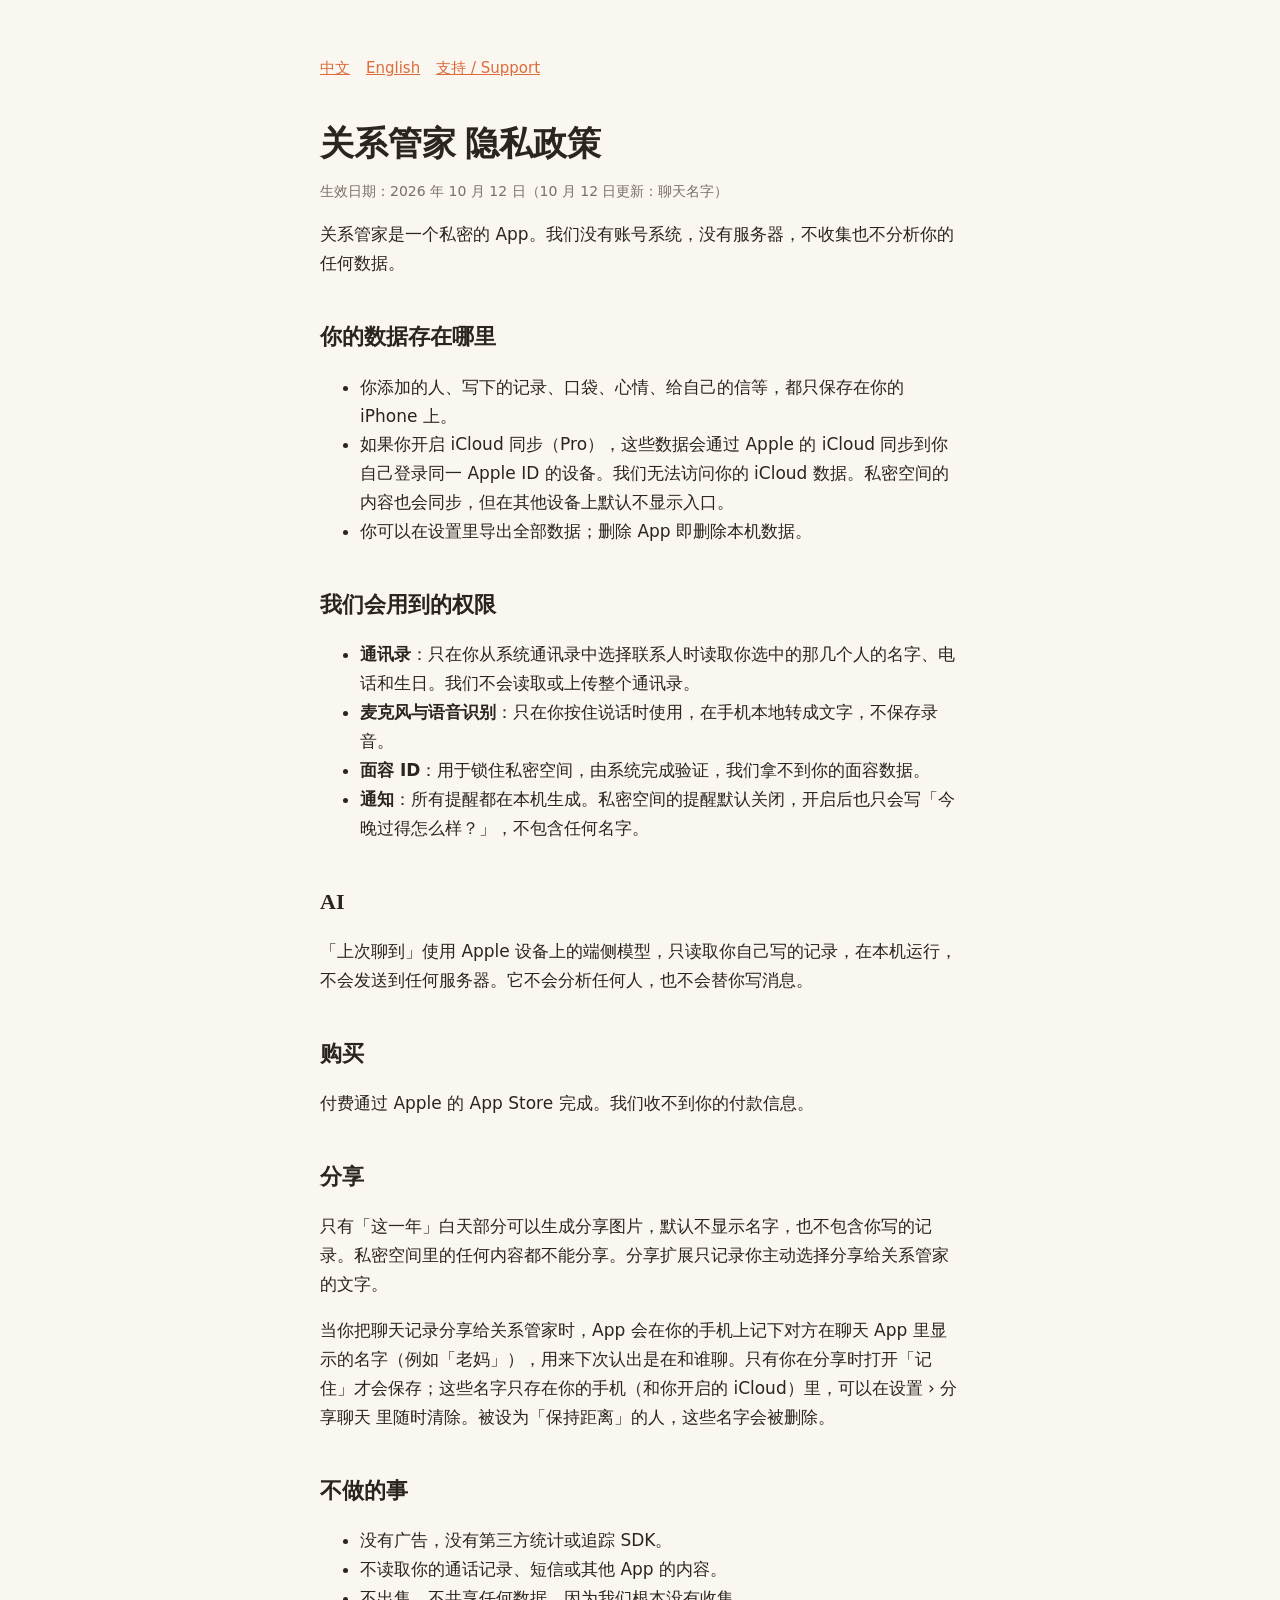
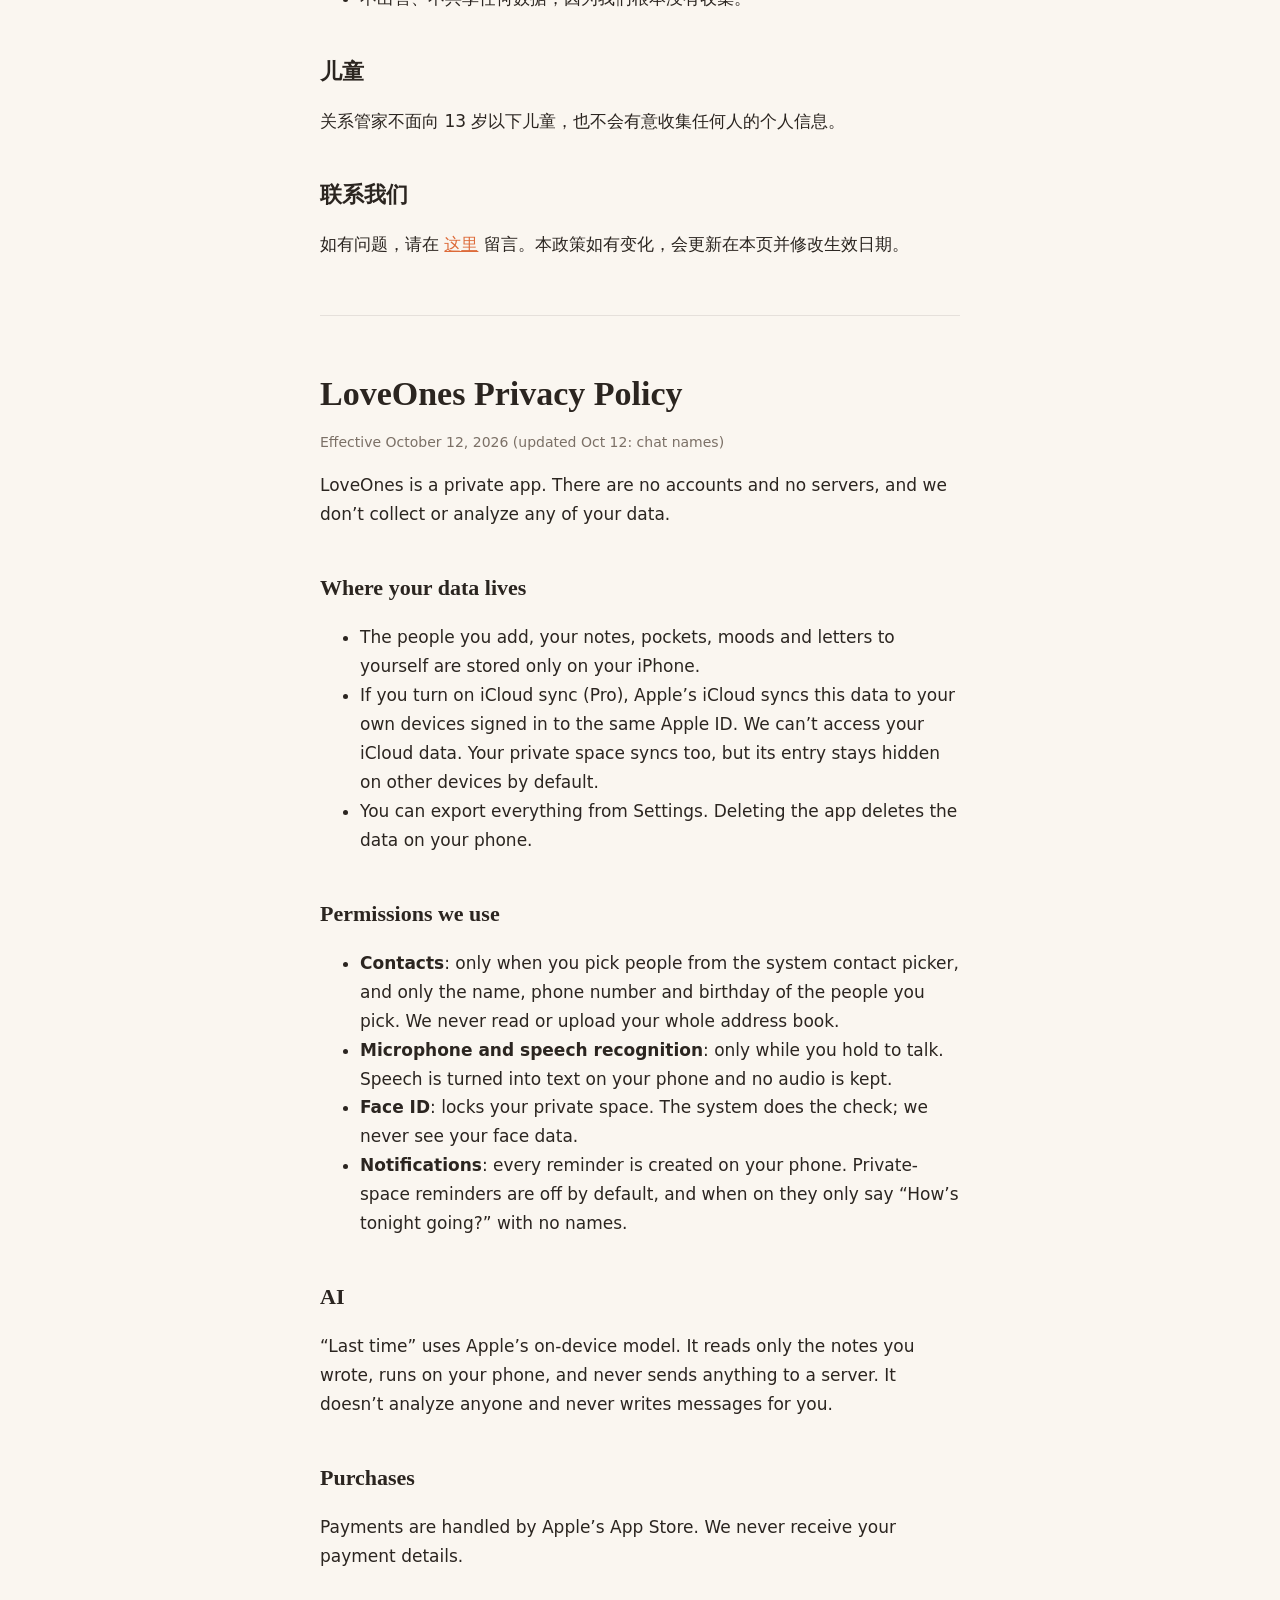
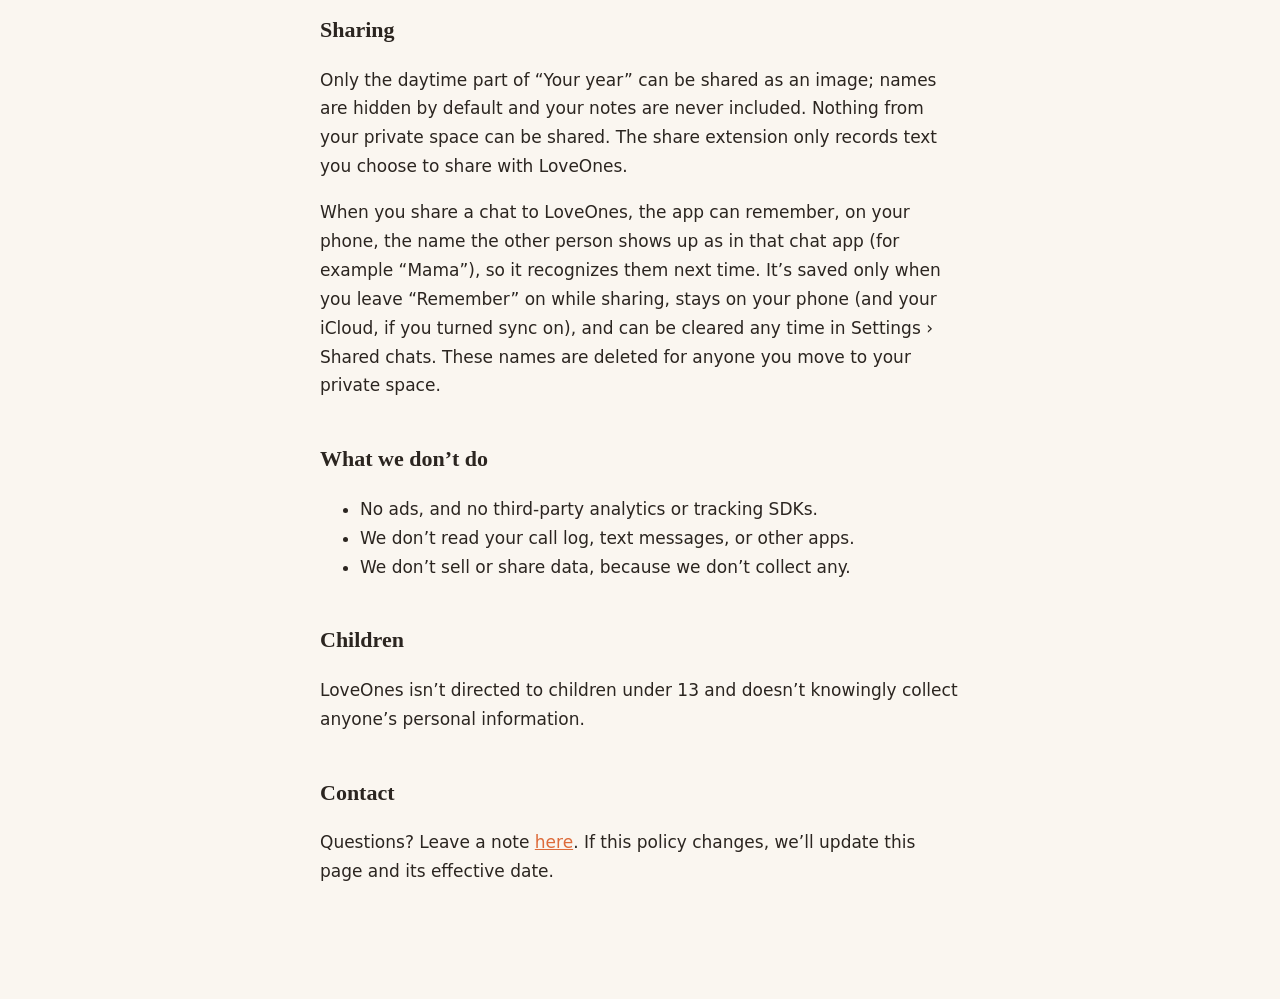
<file: index.html>
<!doctype html>
<html lang="zh-Hans">
<head>
<meta charset="utf-8"><meta name="viewport" content="width=device-width, initial-scale=1">
<title>关系管家 · 隐私政策 / LoveOnes Privacy Policy</title>
<link rel="stylesheet" href="style.css">
</head>
<body><main>
<nav><a href="#zh">中文</a><a href="#en">English</a><a href="support.html">支持 / Support</a></nav>

<section id="zh">
<h1>关系管家 隐私政策</h1>
<p class="muted">生效日期：2026 年 10 月 12 日（10 月 12 日更新：聊天名字）</p>
<p>关系管家是一个私密的 App。我们没有账号系统，没有服务器，不收集也不分析你的任何数据。</p>

<h2>你的数据存在哪里</h2>
<ul>
<li>你添加的人、写下的记录、口袋、心情、给自己的信等，都只保存在你的 iPhone 上。</li>
<li>如果你开启 iCloud 同步（Pro），这些数据会通过 Apple 的 iCloud 同步到你自己登录同一 Apple ID 的设备。我们无法访问你的 iCloud 数据。私密空间的内容也会同步，但在其他设备上默认不显示入口。</li>
<li>你可以在设置里导出全部数据；删除 App 即删除本机数据。</li>
</ul>

<h2>我们会用到的权限</h2>
<ul>
<li><b>通讯录</b>：只在你从系统通讯录中选择联系人时读取你选中的那几个人的名字、电话和生日。我们不会读取或上传整个通讯录。</li>
<li><b>麦克风与语音识别</b>：只在你按住说话时使用，在手机本地转成文字，不保存录音。</li>
<li><b>面容 ID</b>：用于锁住私密空间，由系统完成验证，我们拿不到你的面容数据。</li>
<li><b>通知</b>：所有提醒都在本机生成。私密空间的提醒默认关闭，开启后也只会写「今晚过得怎么样？」，不包含任何名字。</li>
</ul>

<h2>AI</h2>
<p>「上次聊到」使用 Apple 设备上的端侧模型，只读取你自己写的记录，在本机运行，不会发送到任何服务器。它不会分析任何人，也不会替你写消息。</p>

<h2>购买</h2>
<p>付费通过 Apple 的 App Store 完成。我们收不到你的付款信息。</p>

<h2>分享</h2>
<p>只有「这一年」白天部分可以生成分享图片，默认不显示名字，也不包含你写的记录。私密空间里的任何内容都不能分享。分享扩展只记录你主动选择分享给关系管家的文字。</p>
<p>当你把聊天记录分享给关系管家时，App 会在你的手机上记下对方在聊天 App 里显示的名字（例如「老妈」），用来下次认出是在和谁聊。只有你在分享时打开「记住」才会保存；这些名字只存在你的手机（和你开启的 iCloud）里，可以在设置 › 分享聊天 里随时清除。被设为「保持距离」的人，这些名字会被删除。</p>

<h2>不做的事</h2>
<ul>
<li>没有广告，没有第三方统计或追踪 SDK。</li>
<li>不读取你的通话记录、短信或其他 App 的内容。</li>
<li>不出售、不共享任何数据，因为我们根本没有收集。</li>
</ul>

<h2>儿童</h2>
<p>关系管家不面向 13 岁以下儿童，也不会有意收集任何人的个人信息。</p>

<h2>联系我们</h2>
<p>如有问题，请在 <a href="https://github.com/CurryFishBalls9527/loveones-site/issues">这里</a> 留言。本政策如有变化，会更新在本页并修改生效日期。</p>
</section>

<hr>

<section id="en" lang="en">
<h1>LoveOnes Privacy Policy</h1>
<p class="muted">Effective October 12, 2026 (updated Oct 12: chat names)</p>
<p>LoveOnes is a private app. There are no accounts and no servers, and we don’t collect or analyze any of your data.</p>

<h2>Where your data lives</h2>
<ul>
<li>The people you add, your notes, pockets, moods and letters to yourself are stored only on your iPhone.</li>
<li>If you turn on iCloud sync (Pro), Apple’s iCloud syncs this data to your own devices signed in to the same Apple ID. We can’t access your iCloud data. Your private space syncs too, but its entry stays hidden on other devices by default.</li>
<li>You can export everything from Settings. Deleting the app deletes the data on your phone.</li>
</ul>

<h2>Permissions we use</h2>
<ul>
<li><b>Contacts</b>: only when you pick people from the system contact picker, and only the name, phone number and birthday of the people you pick. We never read or upload your whole address book.</li>
<li><b>Microphone and speech recognition</b>: only while you hold to talk. Speech is turned into text on your phone and no audio is kept.</li>
<li><b>Face ID</b>: locks your private space. The system does the check; we never see your face data.</li>
<li><b>Notifications</b>: every reminder is created on your phone. Private-space reminders are off by default, and when on they only say “How’s tonight going?” with no names.</li>
</ul>

<h2>AI</h2>
<p>“Last time” uses Apple’s on-device model. It reads only the notes you wrote, runs on your phone, and never sends anything to a server. It doesn’t analyze anyone and never writes messages for you.</p>

<h2>Purchases</h2>
<p>Payments are handled by Apple’s App Store. We never receive your payment details.</p>

<h2>Sharing</h2>
<p>Only the daytime part of “Your year” can be shared as an image; names are hidden by default and your notes are never included. Nothing from your private space can be shared. The share extension only records text you choose to share with LoveOnes.</p>
<p>When you share a chat to LoveOnes, the app can remember, on your phone, the name the other person shows up as in that chat app (for example “Mama”), so it recognizes them next time. It’s saved only when you leave “Remember” on while sharing, stays on your phone (and your iCloud, if you turned sync on), and can be cleared any time in Settings › Shared chats. These names are deleted for anyone you move to your private space.</p>

<h2>What we don’t do</h2>
<ul>
<li>No ads, and no third-party analytics or tracking SDKs.</li>
<li>We don’t read your call log, text messages, or other apps.</li>
<li>We don’t sell or share data, because we don’t collect any.</li>
</ul>

<h2>Children</h2>
<p>LoveOnes isn’t directed to children under 13 and doesn’t knowingly collect anyone’s personal information.</p>

<h2>Contact</h2>
<p>Questions? Leave a note <a href="https://github.com/CurryFishBalls9527/loveones-site/issues">here</a>. If this policy changes, we’ll update this page and its effective date.</p>
</section>
</main></body>
</html>
</file>
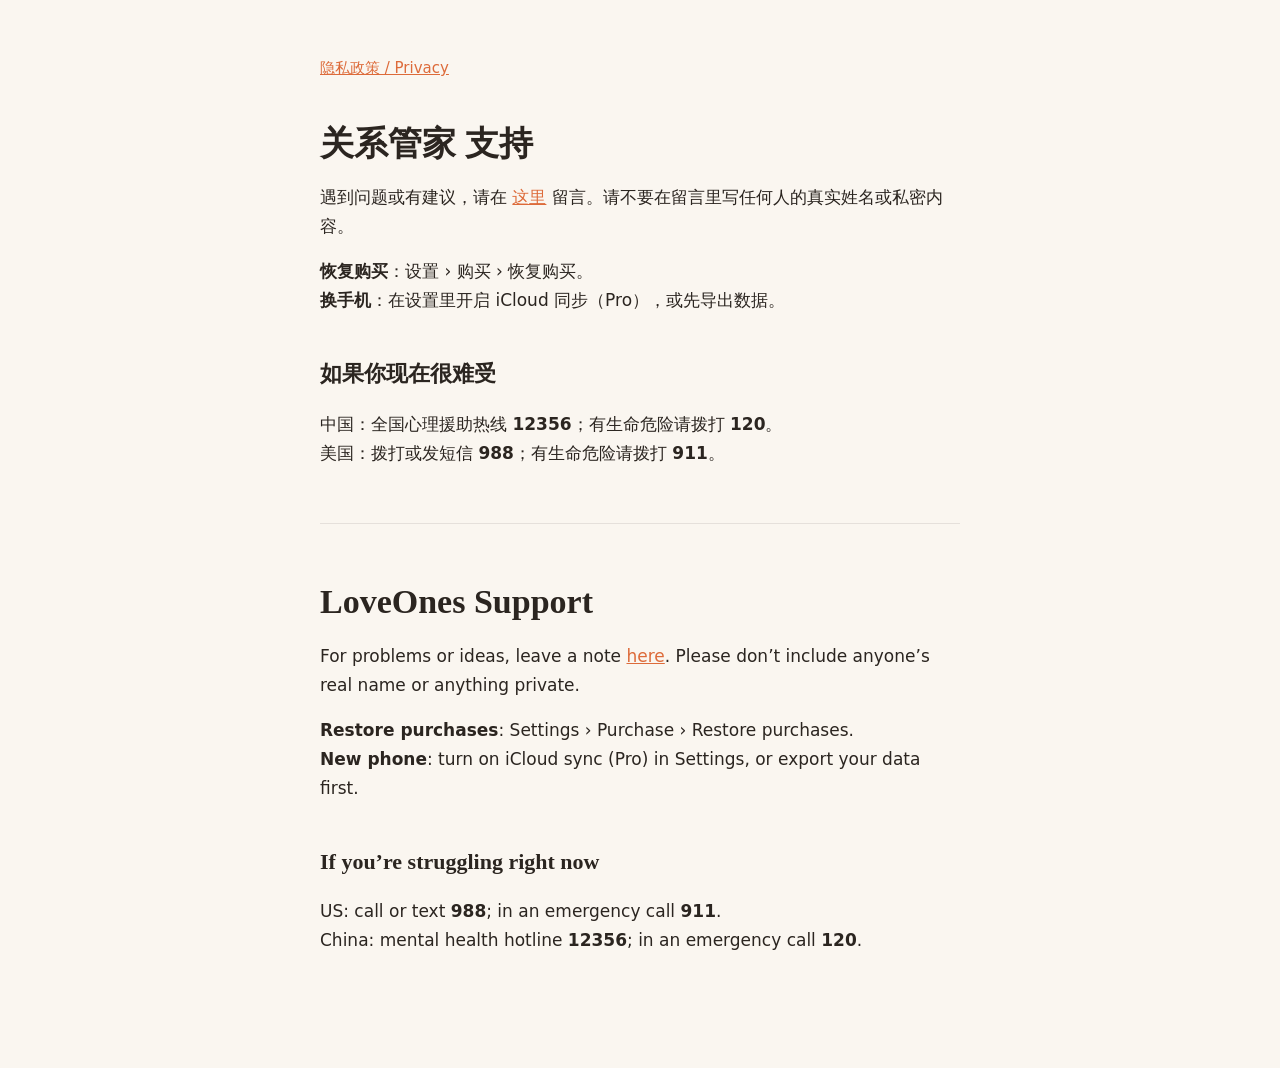
<file: support.html>
<!doctype html>
<html lang="zh-Hans">
<head>
<meta charset="utf-8"><meta name="viewport" content="width=device-width, initial-scale=1">
<title>关系管家 · 支持 / LoveOnes Support</title>
<link rel="stylesheet" href="style.css">
</head>
<body><main>
<nav><a href="index.html">隐私政策 / Privacy</a></nav>
<h1>关系管家 支持</h1>
<p>遇到问题或有建议，请在 <a href="https://github.com/CurryFishBalls9527/loveones-site/issues">这里</a> 留言。请不要在留言里写任何人的真实姓名或私密内容。</p>
<p><b>恢复购买</b>：设置 › 购买 › 恢复购买。<br><b>换手机</b>：在设置里开启 iCloud 同步（Pro），或先导出数据。</p>
<h2>如果你现在很难受</h2>
<p>中国：全国心理援助热线 <b>12356</b>；有生命危险请拨打 <b>120</b>。<br>美国：拨打或发短信 <b>988</b>；有生命危险请拨打 <b>911</b>。</p>
<hr>
<h1 lang="en">LoveOnes Support</h1>
<p lang="en">For problems or ideas, leave a note <a href="https://github.com/CurryFishBalls9527/loveones-site/issues">here</a>. Please don’t include anyone’s real name or anything private.</p>
<p lang="en"><b>Restore purchases</b>: Settings › Purchase › Restore purchases.<br><b>New phone</b>: turn on iCloud sync (Pro) in Settings, or export your data first.</p>
<h2 lang="en">If you’re struggling right now</h2>
<p lang="en">US: call or text <b>988</b>; in an emergency call <b>911</b>.<br>China: mental health hotline <b>12356</b>; in an emergency call <b>120</b>.</p>
</main></body>
</html>
</file>
<file: style.css>
:root { --paper:#FAF6F0; --ink:#2B2520; --ink2:#7B7066; --ember:#DD6B3A; --line:rgba(43,37,32,.1); }
@media (prefers-color-scheme: dark) { :root { --paper:#1A1613; --ink:#F2ECE3; --ink2:#A89D91; --ember:#F0864F; --line:rgba(242,236,227,.12); } }
* { box-sizing: border-box; }
body { margin:0; background:var(--paper); color:var(--ink); font: 17px/1.7 -apple-system, "PingFang SC", system-ui, sans-serif; }
main { max-width: 680px; margin: 0 auto; padding: 56px 20px 96px; }
h1 { font-family: "Songti SC", "STSong", "Noto Serif SC", Georgia, serif; font-weight: 700; font-size: 34px; line-height: 1.3; margin: 0 0 8px; }
h2 { font-family: "Songti SC", "STSong", "Noto Serif SC", Georgia, serif; font-size: 22px; margin: 40px 0 8px; }
p, li { color: var(--ink); } .muted { color: var(--ink2); font-size: 14px; }
nav { display:flex; gap:16px; margin-bottom: 40px; font-size: 15px; }
a { color: var(--ember); } hr { border: 0; border-top: 1px solid var(--line); margin: 56px 0; }
.lamp { width: 44px; height: 44px; border-radius: 10px; margin-bottom: 20px; display:block; }
</file>
